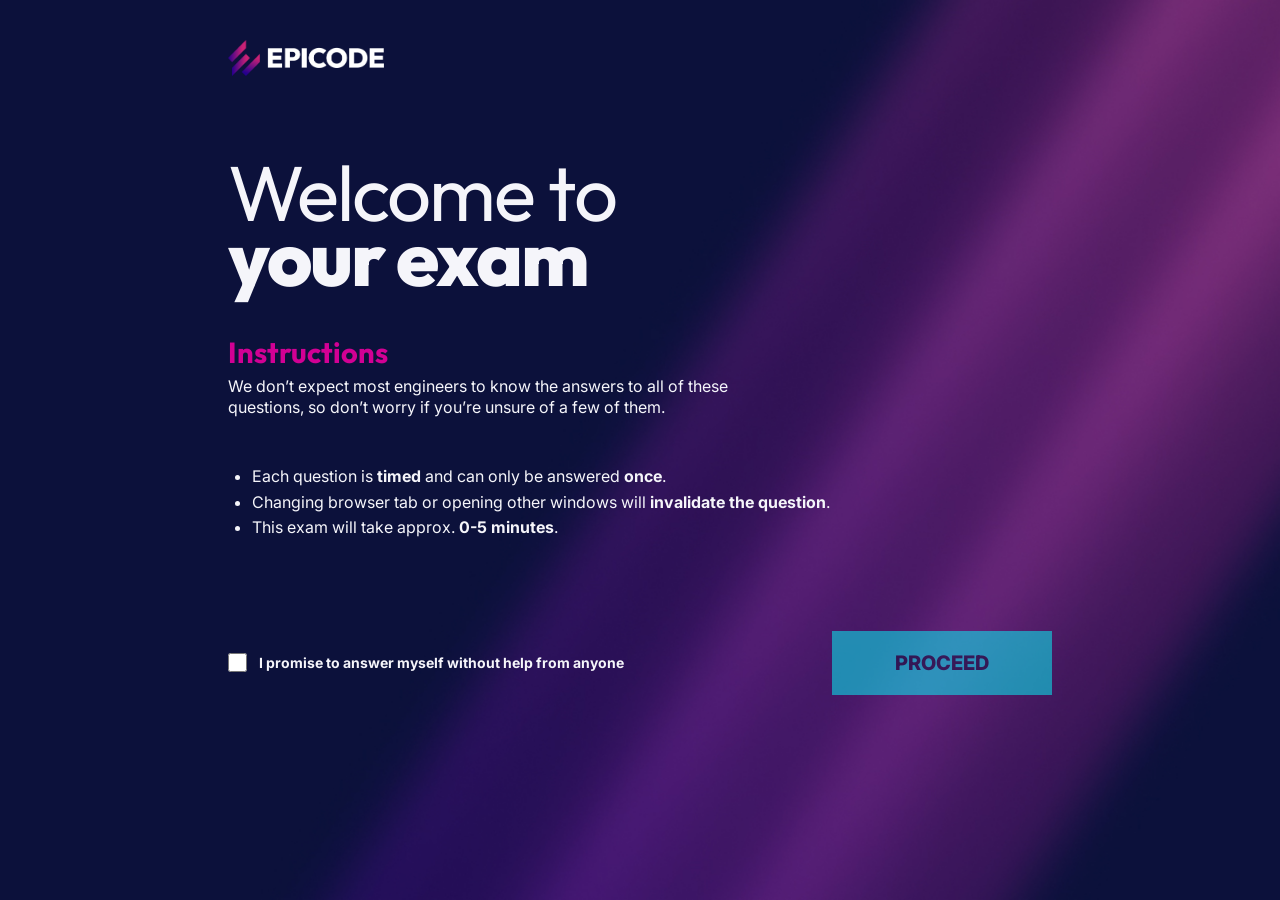
<file: index.html>
<!DOCTYPE html>
<html lang="en">

<head>
    <meta charset="UTF-8">
    <meta name="viewport" content="width=device-width, initial-scale=1.0">

    <title>Welcome | EPICODE Benchmark</title>

    <link rel="stylesheet" href="./css/global.css">
    <link rel="stylesheet" href="./css/welcome.css">

    <script src="./js/welcome.js" defer></script>
</head>

<body>

    <div class="page">

        <header class="site-header">
            <img class="logo" src="./assets/epicode_logo.png" alt="EPICODE">
        </header>

        <main class="welcome-main">

            <h1 class="welcome-title">
                Welcome to<br>
                <strong>your exam</strong>
            </h1>

            <section>

                <h2 class="instructions-title" id="instructions-title">
                    Instructions
                </h2>

                <p class="instructions-intro">
                    We don’t expect most engineers to know the answers to all of these questions, so don’t worry if you’re unsure of a few of them.
                </p>

                <ul class="instructions-list">
                    <li>
                        Each question is <strong>timed</strong> and can only be answered <strong>once</strong>.
                    </li>

                    <li>
                        Changing browser tab or opening other windows will <strong>invalidate the question</strong>.
                    </li>

                    <li>
                        This exam will take approx. <strong>0-5 minutes</strong>.
                    </li>
                </ul>

            </section>

            <div class="welcome-actions">

                <label class="promise-label" for="promise-checkbox">

                    <input
                        class="promise-checkbox"
                        type="checkbox"
                        id="promise-checkbox"
                    >

                    <span>I promise to answer myself without help from anyone</span>

                </label>

                <button
                    type="button"
                    class="primary-button"
                    id="proceed-button"
                    disabled>
                    PROCEED
                </button>

            </div>

        </main>

    </div>

</body>
</html>
</file>
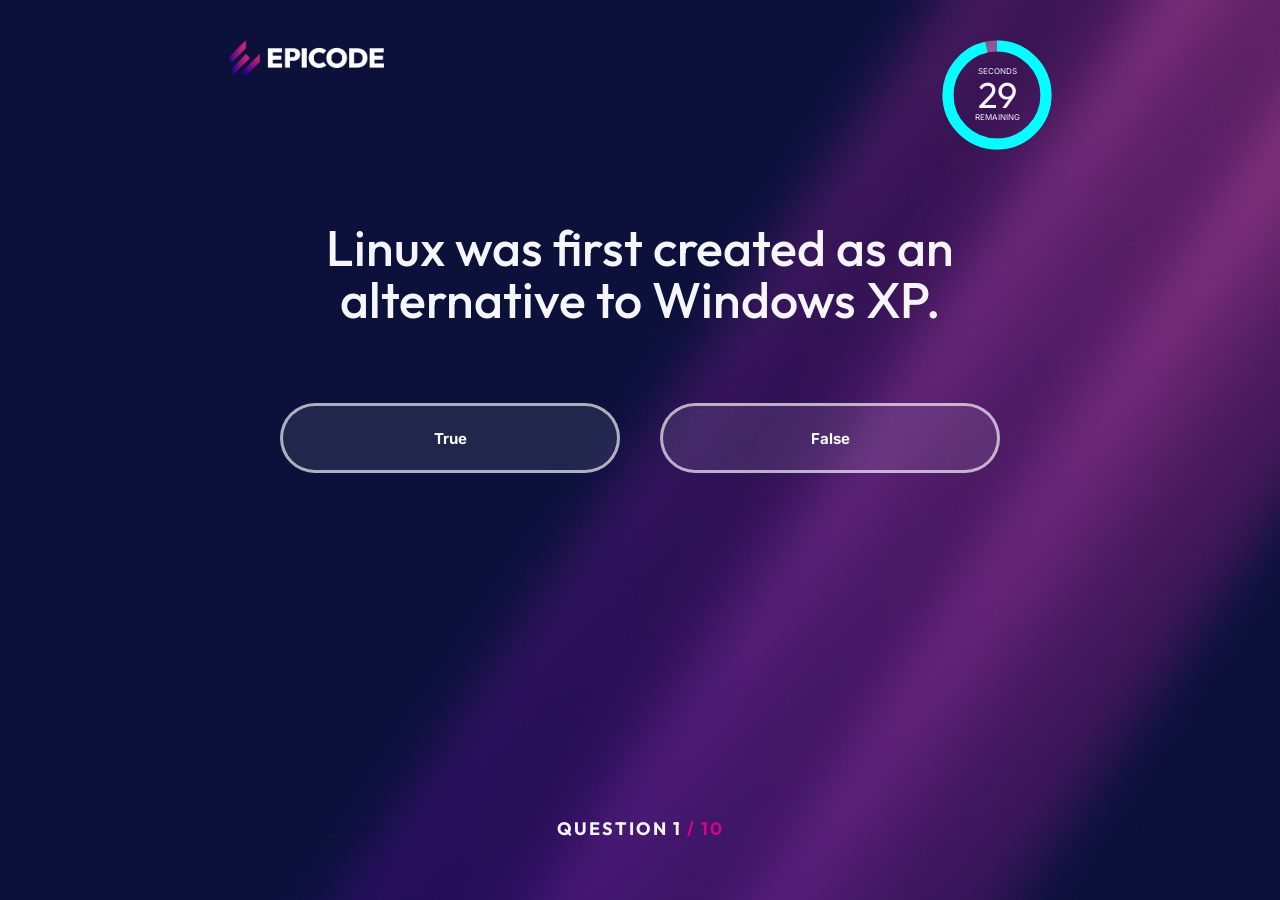
<file: quiz.html>
<!DOCTYPE html>
<html lang="en">

<head>
    <meta charset="UTF-8">
    <meta name="viewport" content="width=device-width, initial-scale=1.0">

    <title>Quiz | EPICODE Benchmark</title>

    <link rel="stylesheet" href="./css/global.css">
    <link rel="stylesheet" href="./css/quiz.css">

    <!-- carico prima le domande e il timer, poi il quiz -->
    <script src="./js/questions.js" defer></script>
    <script src="./js/timer.js" defer></script>
    <script src="./js/quiz.js" defer></script>
</head>

<body>

    <div class="page quiz-page">

        <header class="site-header quiz-header">

            <img class="logo" src="./assets/epicode_logo.png" alt="EPICODE">

            <!-- timer circolare realizzato con SVG -->
            <div class="timer" role="timer" aria-label="Time remaining">

                <svg class="timer-ring" viewBox="0 0 110 110" aria-hidden="true">

                    <circle
                        class="timer-track"
                        cx="55"
                        cy="55"
                        r="49">
                    </circle>

                    <!-- cerchio che cambia durante il conto alla rovescia -->
                    <circle
                        class="timer-progress"
                        id="timer-progress"
                        cx="55"
                        cy="55"
                        r="49">
                    </circle>

                </svg>

                <div class="timer-content">
                    <span class="timer-caption">SECONDS</span>
                    <span class="timer-seconds" id="timer-seconds">30</span>
                    <span class="timer-caption">REMAINING</span>
                </div>

            </div>

        </header>


        <main class="quiz-main">

            <h1 id="question-text" class="question">
                Loading question…
            </h1>

            <div
                class="answers"
                id="answers-container"
                role="group"
                aria-label="Choose one answer">
            </div>

            <p class="question-progress">
                QUESTION
                <span id="question-current">1</span>
                <span class="total">
                    / <span id="question-total">10</span>
                </span>
            </p>

        </main>

    </div>

</body>
</html>
</file>
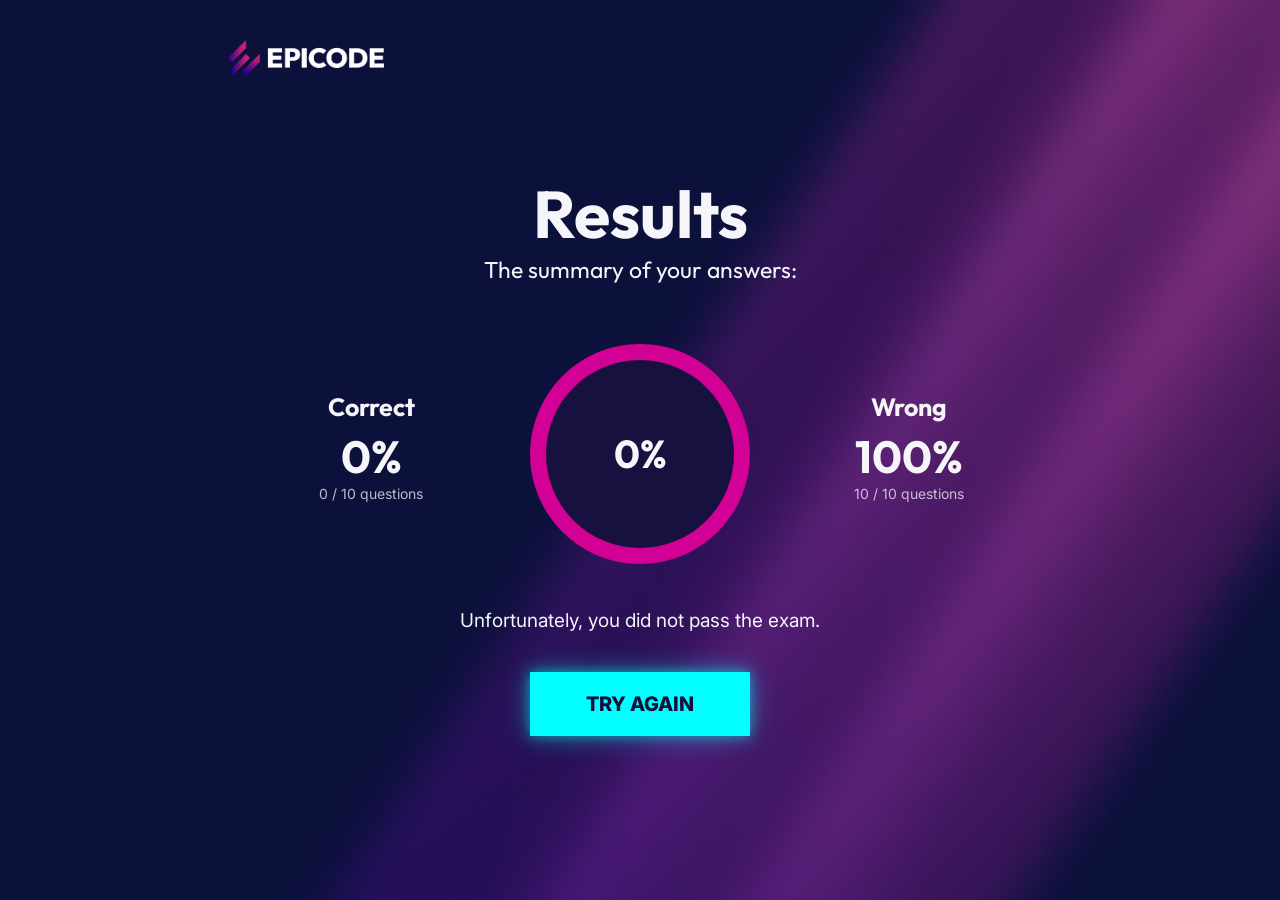
<file: results.html>
<!DOCTYPE html>
<html lang="en">

<head>
    <meta charset="UTF-8">
    <meta name="viewport" content="width=device-width, initial-scale=1.0">

    <title>Results | EPICODE Benchmark</title>

    <link rel="stylesheet" href="./css/global.css">
    <link rel="stylesheet" href="./css/results.css">

    
</head>

<body>

    <div class="page">

        <header class="site-header">
            <img class="logo" src="./assets/epicode_logo.png" alt="EPICODE">
        </header>

        <main class="results-main">

            <h1 class="results-title">Results</h1>

            <p class="results-subtitle">
                The summary of your answers:
            </p>

            <div class="results-summary">

                <!-- RISPOSTE CORRETTE -->
                <div class="score-stat">
                    <h2 class="score-heading">Correct</h2>
                    <p class="score-number" id="correct-percent">0%</p>
                    <p class="score-detail" id="correct-count">0 / 10 questions</p>
                </div>


                <!-- GRAFICO DEI RISULTATI -->
                <div class="score-visual" id="score-visual" aria-label="Score chart">

                    <div class="score-inner">
                        <strong id="score-center">0%</strong>
                    </div>

                </div>


                <!-- RISPOSTE SBAGLIATE -->
                <div class="score-stat">
                    <h2 class="score-heading">Wrong</h2>
                    <p class="score-number" id="wrong-percent">0%</p>
                    <p class="score-detail" id="wrong-count">0 / 10 questions</p>
                </div>

            </div>


            <p class="result-message" id="result-message">
                Your exam is complete.
            </p>


            <a class="primary-button" href="./index.html">
                TRY AGAIN
            </a>

        </main>

    </div>


    <script src="./js/questions.js" ></script>
    <script src="./js/results.js" ></script>
</body>
</html>
</file>
<file: css/global.css>
/* FONT DEL SITO */

@import url('https://fonts.googleapis.com/css2?family=Inter:wght@400;500;600;700&family=Outfit:wght@400;500;600;700;800&display=swap');


/* VARIABILI GLOBALI */


:root {
    --text: #f5f5fa;
    --cyan: #00ffff;
    --pink: #d20094;
    --purple: #900080;
    --background: #0b103c;
    --content-width: 824px;
}


/* IMPOSTAZIONI GENERALI */

* {
    box-sizing: border-box;
}

html {
    min-height: 100%;
}

body {
    margin: 0;

    min-height: 100vh;

    background: var(--background) url('../assets/bg.jpg') center center / cover no-repeat fixed;

    color: var(--text);

    font-family: 'Inter', Arial, sans-serif;
    font-size: 16px;
}


/* PULSANTI E INPUT */

button,
input {
    font: inherit;
}

button {
    cursor: pointer;
}

/* evidenzio l'elemento attivo quando si naviga da tastiera */
button:focus-visible,
input:focus-visible {
    outline: 3px solid var(--cyan);
    outline-offset: 4px;
}


/* TITOLI E PARAGRAFI */

h1,
h2,
h3,
p {
    margin-top: 0;
}

h1,
h2,
h3 {
    font-family: 'Outfit', Arial, sans-serif;
}


/* CONTENITORE PRINCIPALE */

.page {
    width: calc(100% - 48px);

    max-width: var(--content-width);

    margin: 0 auto;

    min-height: 100vh;
}


/* HEADER E LOGO */

.site-header {
    padding-top: 40px;
}

.logo {
    display: block;
    width: 156px;
    height: auto;
}


/* PULSANTE PRINCIPALE */

.primary-button {
    border: none;
    padding: 17px 35px;
    min-width: 220px;
    min-height: 64px;

    color: #10123c;
    background: var(--cyan);

    font-weight: 800;
    font-size: 20px;

    box-shadow:
        0 0 12px rgba(0, 255, 255, .5),
        0 0 28px rgba(0, 255, 255, .35);

    transition:
        transform .2s ease,
        box-shadow .2s ease;
}


/* EFFETTO AL PASSAGGIO DEL MOUSE */

.primary-button:hover:not(:disabled) {
    transform: translateY(-2px);

    box-shadow:
        0 0 18px rgba(0, 255, 255, .65),
        0 0 40px rgba(0, 255, 255, .45);
}


/* PULSANTE DISABILITATO */

.primary-button:disabled {
    opacity: .5;

    cursor: not-allowed;

    box-shadow: none;
}


/* RESPONSIVE */

@media (max-width: 600px) {
    .page {
        width: calc(100% - 36px);
    }

    .site-header {
        padding-top: 26px;
    }

    .logo {
        width: 136px;
    }

    .primary-button {
        min-height: 56px;
    }
}
</file>
<file: css/welcome.css>
/* CONTENUTO PRINCIPALE */

.welcome-main {
    padding-top: 84px;
    padding-bottom: 65px;
}


/* TITOLO WELCOME */

.welcome-title {
    font-size: clamp(48px, 7vw, 78px);

    font-weight: 400;

    line-height: .83;

    letter-spacing: -2px;
    margin-bottom: 45px;
}

.welcome-title strong {
    font-weight: 800;
}


/* ISTRUZIONI */

.instructions-title {
    margin: 0 0 5px;
    font-size: 29px;
    color: var(--pink);
    font-weight: 700;
}


/* TESTO DELLE ISTRUZIONI */

.instructions-intro {
    max-width: 540px;
    line-height: 1.3;
    margin-bottom: 46px;
}


/* LISTA DELLE ISTRUZIONI */

.instructions-list {
    margin: 0;
    padding-left: 24px;
    line-height: 1.6;
}


/* CHECKBOX E PULSANTE */

.welcome-actions {
    display: flex;

    justify-content: space-between;

    align-items: center;
    gap: 28px;
    margin-top: 90px;
}


/* TESTO DEL CHECKBOX */

.promise-label {
    display: inline-flex;

    align-items: center;
    gap: 12px;
    font-weight: 700;
    font-size: 14px;
    cursor: pointer;
}


/* CHECKBOX */

.promise-checkbox {
    width: 19px;
    height: 19px;
    margin: 0;

    accent-color: var(--cyan);

    flex: none;
}


/* RESPONSIVE */

@media (max-width: 650px) {
    .welcome-main {
        padding-top: 72px;
    }

    .welcome-title {
        line-height: .93;
        margin-bottom: 35px;
    }

    .instructions-intro {
        margin-bottom: 28px;
    }

    .welcome-actions {
        /* metto checkbox e pulsante uno sotto l'altro */
        margin-top: 55px;
        flex-direction: column;
        align-items: stretch;
    }

    .primary-button {
        width: 100%;
    }
}
</file>
<file: css/quiz.css>
/* PAGINA QUIZ */

.quiz-page {
    display: flex;
    flex-direction: column;
}


/* HEADER */

.quiz-header {
    display: flex;
    align-items: flex-start;
    justify-content: space-between;
}


/* TIMER */

.timer {
    position: relative;

    width: 110px;
    height: 110px;

    flex: none;

    margin-top: 0;
}


/* CERCHIO DEL TIMER */

.timer-ring {
    width: 100%;
    height: 100%;

    /* facciamo partire il cerchio dall'alto */
    transform: rotate(-90deg);
}


/* PROPRIETÀ COMUNI AI DUE CERCHI */
.timer-track,
.timer-progress {
    fill: none;

    stroke-width: 11;
}


/* CERCHIO DI SFONDO */

.timer-track {
    stroke: rgba(244, 184, 239, .42);
}


/* CERCHIO CHE INDICA IL TEMPO */

.timer-progress {
    stroke: var(--cyan);

    stroke-linecap: butt;

    transition: stroke-dashoffset .35s linear;
}


/* TESTO DENTRO IL TIMER */

.timer-content {
    position: absolute;

    top: 0;
    right: 0;
    bottom: 0;
    left: 0;

    display: flex;
    flex-direction: column;
    align-items: center;
    justify-content: center;
}


/* SCRITTE SECONDS E REMAINING */

.timer-caption {
    font-size: 8px;
    line-height: 1.2;
}


/* NUMERO DEI SECONDI */

.timer-seconds {
    font-family: 'Outfit', sans-serif;
    font-size: 36px;
    font-weight: 400;
    line-height: 1;
}


/* CONTENUTO PRINCIPALE DEL QUIZ */

.quiz-main {
    width: 100%;

    flex: 1;

    display: flex;
    flex-direction: column;
    justify-content: space-between;
    align-items: center;

    padding: 72px 0 60px;
}


/* TESTO DELLA DOMANDA */

.question {
    max-width: 690px;
    min-height: 125px;

    margin: 0 0 56px;
    text-align: center;

    font-size: clamp(33px, 5vw, 50px);

    font-weight: 500;
    line-height: 1.04;

    /* mando a capo anche parole molto lunghe */
    overflow-wrap: anywhere;
}


/* CONTENITORE DELLE RISPOSTE */

.answers {
    width: 100%;
    max-width: 720px;

    display: grid;

    grid-template-columns: repeat(2, minmax(0, 1fr));

    gap: 20px 40px;

    margin-bottom: auto;
}


/* PULSANTI DELLE RISPOSTE */

.answer-button {
    display: flex;
    align-items: center;
    justify-content: center;

    min-height: 70px;
    padding: 14px 18px;

    border: 3px solid rgba(255, 255, 255, .64);
    border-radius: 60px;

    background: rgba(255, 255, 255, .09);
    color: #fff;

    text-align: center;
    font-weight: 700;
    font-size: 15px;

    overflow-wrap: anywhere;

    transition:
        background .15s,
        border-color .15s,
        transform .15s;
}


/* RISPOSTA SELEZIONATA */

/* stesso stile per hover e risposta selezionata */

.answer-button:hover:not(:disabled),
.answer-button.selected {
    background: linear-gradient(120deg, var(--pink), var(--purple));

    border-color: rgba(255, 255, 255, .8);
}


/* RISPOSTA DISABILITATA */

.answer-button:disabled {
    cursor: default;
}


/* NUMERO DELLA DOMANDA */

.question-progress {
    margin: 80px 0 0;

    font-family: 'Outfit', sans-serif;
    font-size: 18px;
    font-weight: 700;
    letter-spacing: 2px;
}


/* NUMERO TOTALE DELLE DOMANDE */

.question-progress .total {
    color: var(--pink);
}


/* RESPONSIVE */

@media (max-width: 650px) {
    .timer {
        width: 83px;
        height: 83px;
    }

    .timer-seconds {
        font-size: 27px;
    }

    .timer-caption {
        font-size: 7px;
    }

    .quiz-main {
        padding-top: 90px;
        padding-bottom: 30px;
    }

    .question {
        min-height: auto;
        margin-bottom: 40px;
    }

    .answers {
        /* su smartphone dispongo le risposte in una colonna */
        grid-template-columns: 1fr;
        gap: 14px;
    }

    .answer-button {
        min-height: 62px;
    }

    .question-progress {
        margin-top: 65px;
    }
}
</file>
<file: css/results.css>
/* PAGINA RESULTS */

.results-main {
    padding: 105px 0 70px;
    text-align: center;
}


/* TITOLO E SOTTOTITOLO */

.results-title {
    font-size: clamp(46px, 7vw, 66px);
    margin: 0 0 8px;
    line-height: 1;
}

.results-subtitle {
    font-family: 'Outfit', sans-serif;
    font-size: 23px;
    margin-bottom: 60px;
}


/* RISULTATI */

.results-summary {
    display: grid;

    grid-template-columns: 1fr 220px 1fr;

    align-items: center;
    gap: 16px;
}

.score-heading {
    font-family: 'Outfit', sans-serif;
    font-size: 25px;
    margin: 0 0 5px;
}

.score-number {
    font-family: 'Outfit', sans-serif;
    font-size: 45px;
    font-weight: 700;
    margin: 0;
}

.score-detail {
    font-size: 14px;
    opacity: .75;
}


/* GRAFICO CIRCOLARE */

.score-visual {
    width: 220px;
    height: 220px;
    border-radius: 50%;
    padding: 16px;

    /* grafico a due colori: JS aggiorna la variabile --score-percent */
    background: conic-gradient(
        var(--cyan) 0 var(--score-percent, 0%),
        var(--pink) var(--score-percent, 0%) 100%
    );

    display: grid;

    place-items: center;
}

.score-inner {
    display: grid;
    place-content: center;
    width: 100%;
    height: 100%;
    background: #17113f;
    border-radius: 50%;
}

.score-inner strong {
    font-size: 39px;
    font-family: 'Outfit', sans-serif;
}


/* MESSAGGIO FINALE */

.result-message {
    margin: 45px auto 40px;
    max-width: 500px;
    font-size: 19px;
}


/* PULSANTE TRY AGAIN */

.results-main .primary-button {
    text-decoration: none;

    display: inline-flex;
    align-items: center;
    justify-content: center;
}


/* RESPONSIVE */

@media (max-width: 650px) {
    .results-main {
        padding-top: 70px;
    }

    .results-summary {
        /* su mobile dispongo i risultati in due colonne */
        grid-template-columns: 1fr 1fr;
        row-gap: 25px;
    }

    .score-visual {
        grid-column: 1 / -1;

        grid-row: 1;

        margin: auto;
        width: 190px;
        height: 190px;
    }

    .score-number {
        font-size: 34px;
    }
}
</file>
